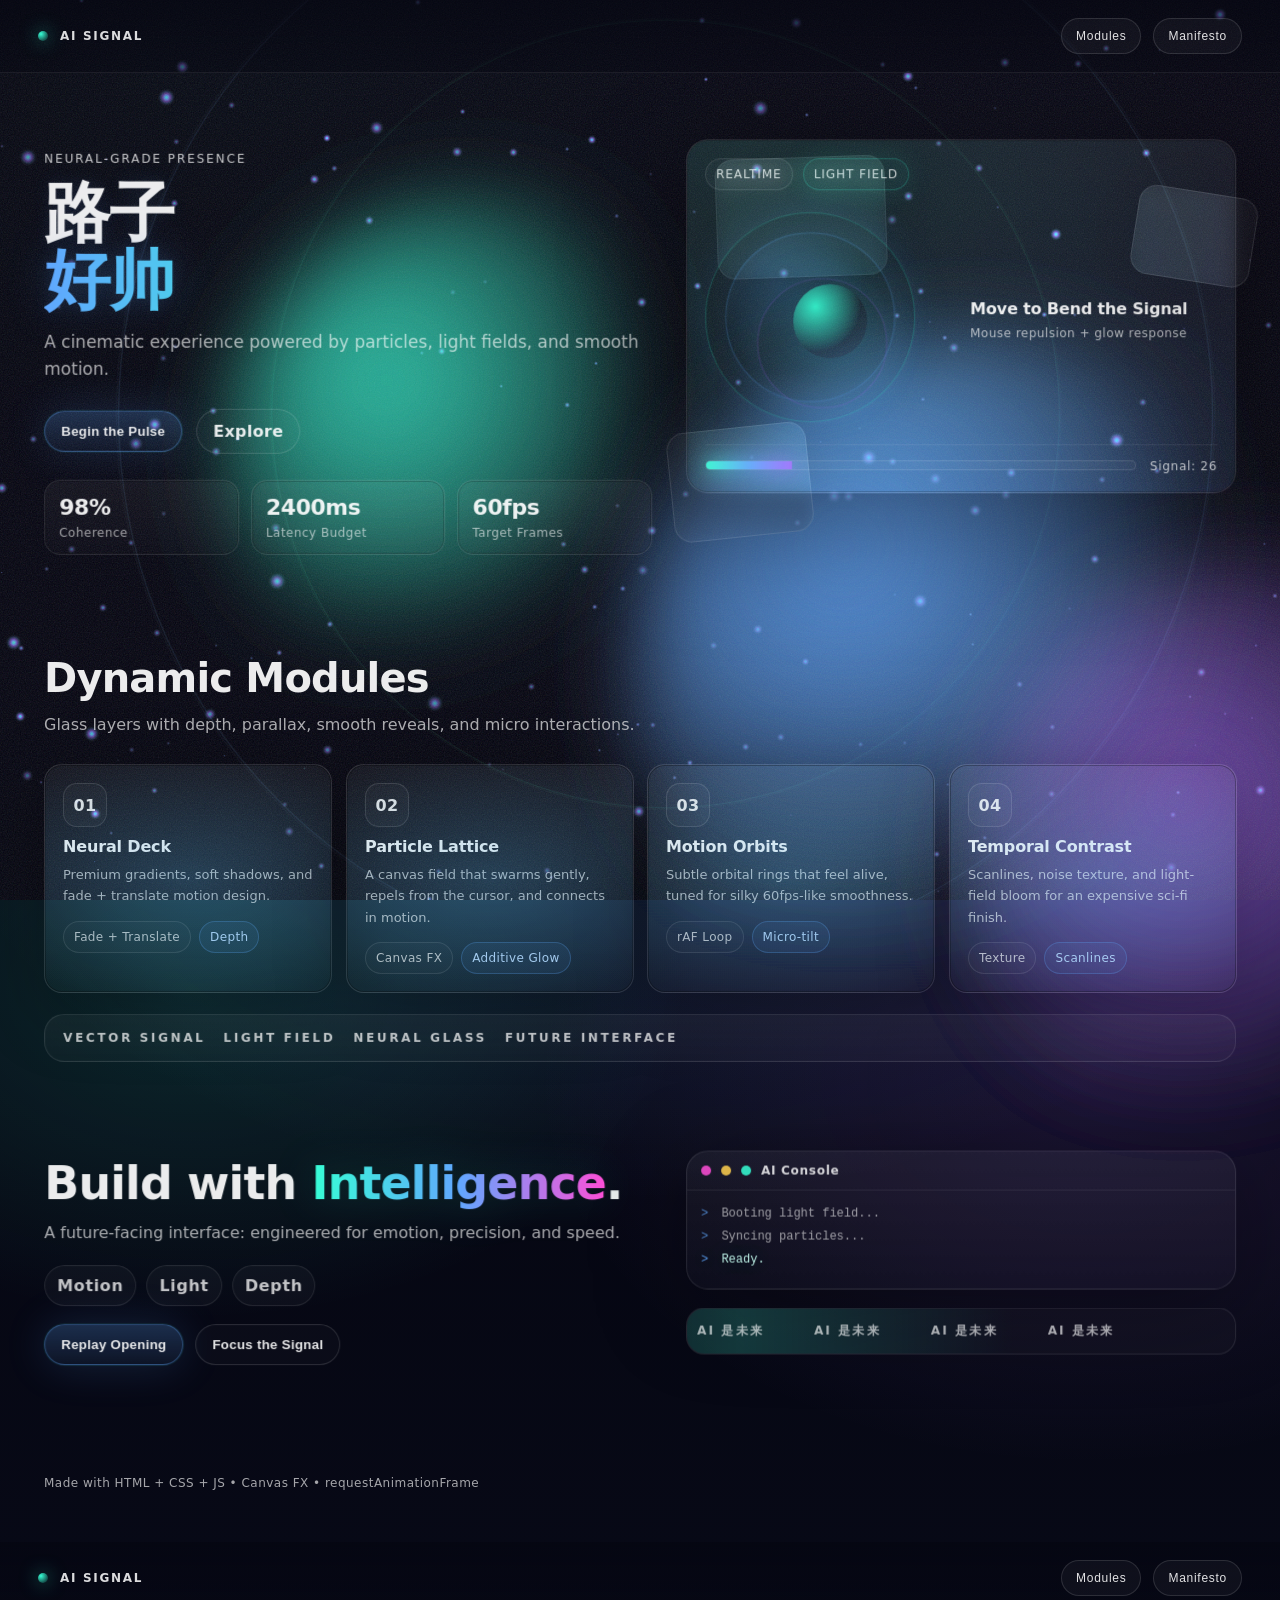
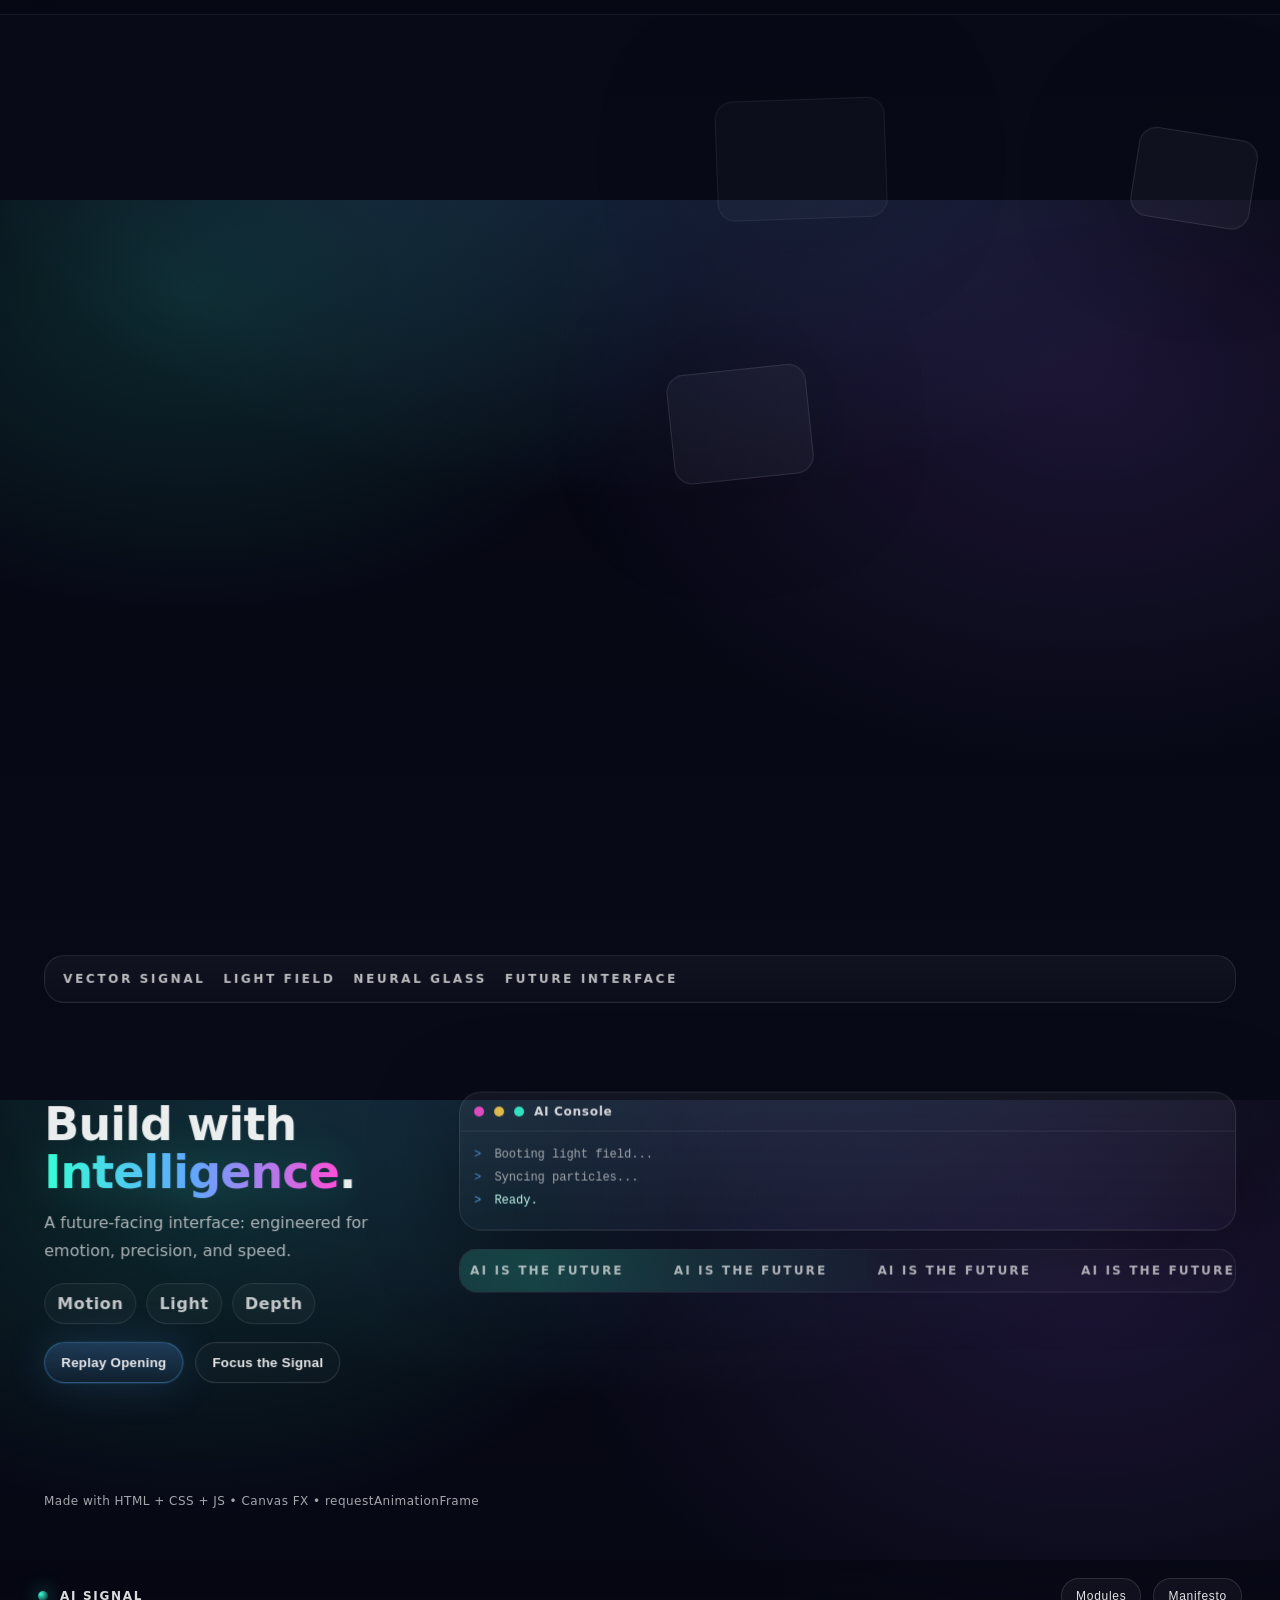
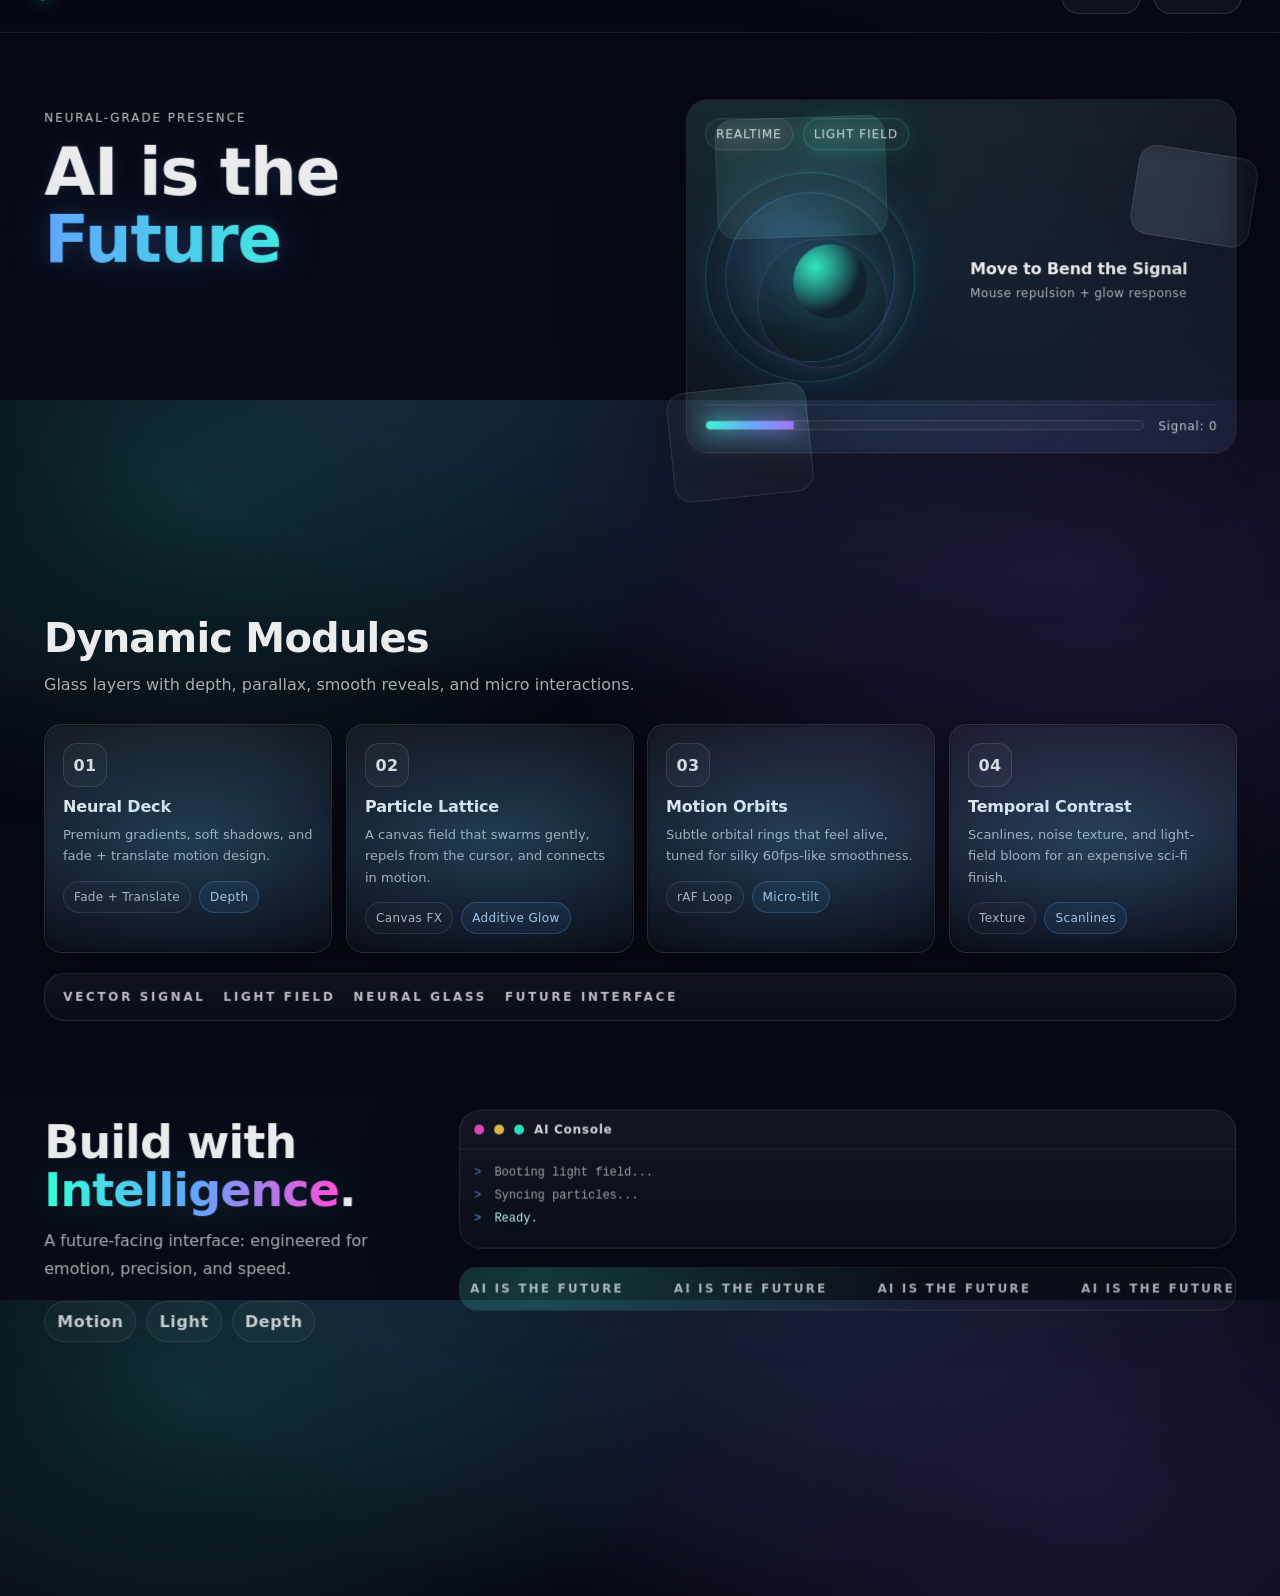
<file: index.html>
<!doctype html>
<html lang="zh-CN">
  <head>
    <meta charset="utf-8" />
    <meta name="viewport" content="width=device-width, initial-scale=1" />
    <meta name="theme-color" content="#050611" />
    <title>路子好帅</title>
    <link rel="stylesheet" href="./style.css" />
  </head>
  <body>
    <div class="fx-root" aria-hidden="true">
      <canvas id="fx-canvas"></canvas>
      <div class="bg-orb orb--a"></div>
      <div class="bg-orb orb--b"></div>
      <div class="bg-orb orb--c"></div>
      <div class="bg-noise"></div>
      <div class="scanlines"></div>
    </div>

    <div class="app">
      <header class="top-nav" data-reveal="up">
        <div class="brand">
          <span class="brand-dot"></span>
          <span class="brand-name">AI SIGNAL</span>
        </div>
        <div class="nav-actions">
          <button class="nav-link" type="button" data-scroll-to="#showcase">Modules</button>
          <button class="nav-link" type="button" data-scroll-to="#closing">Manifesto</button>
        </div>
      </header>

      <main>
        <section class="hero" id="top">
          <div class="hero-grid">
            <div class="parallax parallax--left" data-parallax="0.18">
              <div class="hero-left">
                <p class="eyebrow" data-reveal="up" data-delay="60">Neural-grade presence</p>
                <h1 class="hero-title" data-reveal="up" data-delay="120">
                  <span class="title-line">路子</span>
                  <span class="title-line title-gradient">好帅</span>
                </h1>
                <p class="hero-subtitle" data-reveal="up" data-delay="190">
                  A cinematic experience powered by particles, light fields, and smooth motion.
                </p>

                <div class="hero-cta" data-reveal="up" data-delay="250">
                  <button class="btn btn-primary" type="button" id="btnPulse">Begin the Pulse</button>
                  <a class="btn btn-ghost" href="#showcase">Explore</a>
                </div>

                <div class="hero-metrics" id="metrics" data-reveal="up" data-delay="320">
                  <div class="metric" data-metric data-from="0" data-count="98" data-suffix="%">
                    <div class="metric-value">0</div>
                    <div class="metric-label">Coherence</div>
                  </div>
                  <div class="metric" data-metric data-from="0" data-count="2400" data-suffix="ms">
                    <div class="metric-value">0</div>
                    <div class="metric-label">Latency Budget</div>
                  </div>
                  <div class="metric" data-metric data-from="0" data-count="60" data-suffix="fps">
                    <div class="metric-value">0</div>
                    <div class="metric-label">Target Frames</div>
                  </div>
                </div>
              </div>
            </div>

            <div class="parallax parallax--right" data-parallax="0.10">
              <div class="hero-right">
                <div class="hero-panel" data-reveal="right" data-delay="140">
                  <div class="panel-top">
                    <span class="chip">Realtime</span>
                    <span class="chip chip--alt">Light Field</span>
                  </div>

                  <div class="panel-visual">
                    <div class="orbital" aria-hidden="true">
                      <div class="ring ring--1"></div>
                      <div class="ring ring--2"></div>
                      <div class="ring ring--3"></div>
                      <div class="core-glow"></div>
                    </div>

                    <div class="panel-caption">
                      <div class="caption-title">Move to Bend the Signal</div>
                      <div class="caption-sub">Mouse repulsion + glow response</div>
                    </div>
                  </div>

                  <div class="panel-bottom">
                    <div class="meter">
                      <div class="meter-bar" id="meterBar"></div>
                    </div>
                    <div class="meter-meta">
                      <span class="meter-text" id="meterText">Signal: 0</span>
                    </div>
                  </div>
                </div>

                <div class="hero-float" aria-hidden="true">
                  <div class="float-card float-card--a"></div>
                  <div class="float-card float-card--b"></div>
                  <div class="float-card float-card--c"></div>
                </div>
              </div>
            </div>
          </div>
        </section>

        <section class="showcase" id="showcase">
          <div class="section-head" data-reveal="up" data-delay="60">
            <h2 class="section-title">Dynamic Modules</h2>
            <p class="section-desc">
              Glass layers with depth, parallax, smooth reveals, and micro interactions.
            </p>
          </div>

          <div class="card-grid" role="list">
            <article class="glass-card" data-card role="listitem" data-reveal="up" data-delay="110">
              <div class="card-glow"></div>
              <div class="card-icon">01</div>
              <h3>Neural Deck</h3>
              <p>Premium gradients, soft shadows, and fade + translate motion design.</p>
              <div class="card-footer">
                <span class="tag">Fade + Translate</span>
                <span class="tag tag--blue">Depth</span>
              </div>
            </article>

            <article class="glass-card" data-card role="listitem" data-reveal="up" data-delay="170">
              <div class="card-glow"></div>
              <div class="card-icon">02</div>
              <h3>Particle Lattice</h3>
              <p>
                A canvas field that swarms gently, repels from the cursor, and connects in motion.
              </p>
              <div class="card-footer">
                <span class="tag">Canvas FX</span>
                <span class="tag tag--blue">Additive Glow</span>
              </div>
            </article>

            <article class="glass-card" data-card role="listitem" data-reveal="up" data-delay="230">
              <div class="card-glow"></div>
              <div class="card-icon">03</div>
              <h3>Motion Orbits</h3>
              <p>Subtle orbital rings that feel alive, tuned for silky 60fps-like smoothness.</p>
              <div class="card-footer">
                <span class="tag">rAF Loop</span>
                <span class="tag tag--blue">Micro-tilt</span>
              </div>
            </article>

            <article class="glass-card" data-card role="listitem" data-reveal="up" data-delay="290">
              <div class="card-glow"></div>
              <div class="card-icon">04</div>
              <h3>Temporal Contrast</h3>
              <p>Scanlines, noise texture, and light-field bloom for an expensive sci-fi finish.</p>
              <div class="card-footer">
                <span class="tag">Texture</span>
                <span class="tag tag--blue">Scanlines</span>
              </div>
            </article>
          </div>

          <div class="floating-strip parallax" data-parallax="0.12" aria-hidden="true">
            <div class="strip-item">VECTOR SIGNAL</div>
            <div class="strip-item">LIGHT FIELD</div>
            <div class="strip-item">NEURAL GLASS</div>
            <div class="strip-item">FUTURE INTERFACE</div>
          </div>
        </section>

        <section class="closing" id="closing">
          <div class="closing-wrap">
            <div class="closing-copy parallax" data-parallax="0.16">
              <div class="closing-copy-inner">
                <h2 class="closing-title" data-reveal="up" data-delay="70">
                  Build with <span class="closing-gradient">Intelligence</span>.
                </h2>
                <p class="closing-desc" data-reveal="up" data-delay="140">
                  A future-facing interface: engineered for emotion, precision, and speed.
                </p>
                <div class="closing-badges" data-reveal="up" data-delay="210">
                  <span class="badge">Motion</span>
                  <span class="badge">Light</span>
                  <span class="badge">Depth</span>
                </div>
                <div class="closing-actions" data-reveal="up" data-delay="280">
                  <button class="btn btn-primary" type="button" id="btnRewind">
                    Replay Opening
                  </button>
                  <button class="btn btn-ghost" type="button" id="btnFocus">Focus the Signal</button>
                </div>
              </div>
            </div>

            <div class="closing-terminal parallax" data-parallax="0.08">
              <div class="terminal" data-reveal="right" data-delay="100">
                <div class="terminal-head">
                  <span class="dot dot--r"></span>
                  <span class="dot dot--y"></span>
                  <span class="dot dot--g"></span>
                  <span class="terminal-title">AI Console</span>
                </div>
                <div class="terminal-body" id="terminalBody">
                  <div class="line"><span class="prompt">&gt;</span> Booting light field...</div>
                  <div class="line"><span class="prompt">&gt;</span> Syncing particles...</div>
                  <div class="line line--glow"><span class="prompt">&gt;</span> Ready.</div>
                </div>
              </div>

              <div class="ticker" aria-hidden="true">
                  <div class="ticker-track" id="tickerTrack">
                    <span>AI 是未来</span>
                    <span>AI 是未来</span>
                    <span>AI 是未来</span>
                    <span>AI 是未来</span>
                  </div>
              </div>
            </div>
          </div>
        </section>
      </main>

      <footer class="footer" data-reveal="up" data-delay="60">
        <span>Made with HTML + CSS + JS • Canvas FX • requestAnimationFrame</span>
      </footer>
    </div>

    <script src="./script.js" defer></script>
  </body>
</html>

<!doctype html>
<html lang="zh-CN">
  <head>
    <meta charset="utf-8" />
    <meta name="viewport" content="width=device-width, initial-scale=1" />
    <meta name="theme-color" content="#050611" />
    <title>AI is the Future</title>
    <link rel="stylesheet" href="./style.css" />
  </head>
  <body>
    <!-- Visual layer (canvas + glow) -->
    <div class="fx-root" aria-hidden="true">
      <canvas id="fx-canvas"></canvas>
      <div class="bg-orb orb--a"></div>
      <div class="bg-orb orb--b"></div>
      <div class="bg-orb orb--c"></div>
      <div class="bg-noise"></div>
      <div class="scanlines"></div>
    </div>

    <div class="app">
      <header class="top-nav" data-reveal="up">
        <div class="brand">
          <span class="brand-dot"></span>
          <span class="brand-name">AI SIGNAL</span>
        </div>
        <div class="nav-actions">
          <button class="nav-link" type="button" data-scroll-to="#showcase">Modules</button>
          <button class="nav-link" type="button" data-scroll-to="#closing">Manifesto</button>
        </div>
      </header>

      <main>
        <!-- 1) Hero -->
        <section class="hero" id="top">
          <div class="hero-grid">
            <div class="parallax parallax--left" data-parallax="0.18">
              <div class="hero-left">
                <p class="eyebrow" data-reveal="up" data-delay="60">Neural-grade presence</p>
                <h1 class="hero-title" data-reveal="up" data-delay="120">
                  <span class="title-line">AI is the</span>
                  <span class="title-line title-gradient">Future</span>
                </h1>
                <p class="hero-subtitle" data-reveal="up" data-delay="190">
                  A cinematic experience powered by particles, light fields, and smooth motion.
                </p>

                <div class="hero-cta" data-reveal="up" data-delay="250">
                  <button class="btn btn-primary" type="button" id="btnPulse">Begin the Pulse</button>
                  <a class="btn btn-ghost" href="#showcase">Explore</a>
                </div>

                <div class="hero-metrics" id="metrics" data-reveal="up" data-delay="320">
                  <div class="metric" data-metric data-from="0" data-count="98" data-suffix="%">
                    <div class="metric-value">0</div>
                    <div class="metric-label">Coherence</div>
                  </div>
                  <div class="metric" data-metric data-from="0" data-count="2400" data-suffix="ms">
                    <div class="metric-value">0</div>
                    <div class="metric-label">Latency Budget</div>
                  </div>
                  <div class="metric" data-metric data-from="0" data-count="60" data-suffix="fps">
                    <div class="metric-value">0</div>
                    <div class="metric-label">Target Frames</div>
                  </div>
                </div>
              </div>
            </div>

            <div class="parallax parallax--right" data-parallax="0.10">
              <div class="hero-right">
                <div class="hero-panel" data-reveal="right" data-delay="140">
                  <div class="panel-top">
                    <span class="chip">Realtime</span>
                    <span class="chip chip--alt">Light Field</span>
                  </div>

                  <div class="panel-visual">
                    <div class="orbital" aria-hidden="true">
                      <div class="ring ring--1"></div>
                      <div class="ring ring--2"></div>
                      <div class="ring ring--3"></div>
                      <div class="core-glow"></div>
                    </div>

                    <div class="panel-caption">
                      <div class="caption-title">Move to Bend the Signal</div>
                      <div class="caption-sub">Mouse repulsion + glow response</div>
                    </div>
                  </div>

                  <div class="panel-bottom">
                    <div class="meter">
                      <div class="meter-bar" id="meterBar"></div>
                    </div>
                    <div class="meter-meta">
                      <span class="meter-text" id="meterText">Signal: 0</span>
                    </div>
                  </div>
                </div>

                <div class="hero-float" aria-hidden="true">
                  <div class="float-card float-card--a"></div>
                  <div class="float-card float-card--b"></div>
                  <div class="float-card float-card--c"></div>
                </div>
              </div>
            </div>
          </div>
        </section>

        <!-- 2) Showcase -->
        <section class="showcase" id="showcase">
          <div class="section-head" data-reveal="up" data-delay="60">
            <h2 class="section-title">Dynamic Modules</h2>
            <p class="section-desc">
              Glass layers with depth, parallax, smooth reveals, and micro interactions.
            </p>
          </div>

          <div class="card-grid" role="list">
            <article class="glass-card" data-card role="listitem" data-reveal="up" data-delay="110">
              <div class="card-glow"></div>
              <div class="card-icon">01</div>
              <h3>Neural Deck</h3>
              <p>Premium gradients, soft shadows, and fade + translate motion design.</p>
              <div class="card-footer">
                <span class="tag">Fade + Translate</span>
                <span class="tag tag--blue">Depth</span>
              </div>
            </article>

            <article class="glass-card" data-card role="listitem" data-reveal="up" data-delay="170">
              <div class="card-glow"></div>
              <div class="card-icon">02</div>
              <h3>Particle Lattice</h3>
              <p>
                A canvas field that swarms gently, repels from the cursor, and connects in motion.
              </p>
              <div class="card-footer">
                <span class="tag">Canvas FX</span>
                <span class="tag tag--blue">Additive Glow</span>
              </div>
            </article>

            <article class="glass-card" data-card role="listitem" data-reveal="up" data-delay="230">
              <div class="card-glow"></div>
              <div class="card-icon">03</div>
              <h3>Motion Orbits</h3>
              <p>Subtle orbital rings that feel alive, tuned for silky 60fps-like smoothness.</p>
              <div class="card-footer">
                <span class="tag">rAF Loop</span>
                <span class="tag tag--blue">Micro-tilt</span>
              </div>
            </article>

            <article class="glass-card" data-card role="listitem" data-reveal="up" data-delay="290">
              <div class="card-glow"></div>
              <div class="card-icon">04</div>
              <h3>Temporal Contrast</h3>
              <p>Scanlines, noise texture, and light-field bloom for an expensive sci-fi finish.</p>
              <div class="card-footer">
                <span class="tag">Texture</span>
                <span class="tag tag--blue">Scanlines</span>
              </div>
            </article>
          </div>

          <div class="floating-strip parallax" data-parallax="0.12" aria-hidden="true">
            <div class="strip-item">VECTOR SIGNAL</div>
            <div class="strip-item">LIGHT FIELD</div>
            <div class="strip-item">NEURAL GLASS</div>
            <div class="strip-item">FUTURE INTERFACE</div>
          </div>
        </section>

        <!-- 3) Closing -->
        <section class="closing" id="closing">
          <div class="closing-wrap">
            <div class="closing-copy parallax" data-parallax="0.16">
              <div class="closing-copy-inner">
                <h2 class="closing-title" data-reveal="up" data-delay="70">
                  Build with <span class="closing-gradient">Intelligence</span>.
                </h2>
                <p class="closing-desc" data-reveal="up" data-delay="140">
                  A future-facing interface: engineered for emotion, precision, and speed.
                </p>
                <div class="closing-badges" data-reveal="up" data-delay="210">
                  <span class="badge">Motion</span>
                  <span class="badge">Light</span>
                  <span class="badge">Depth</span>
                </div>
                <div class="closing-actions" data-reveal="up" data-delay="280">
                  <button class="btn btn-primary" type="button" id="btnRewind">
                    Replay Opening
                  </button>
                  <button class="btn btn-ghost" type="button" id="btnFocus">Focus the Signal</button>
                </div>
              </div>
            </div>

            <div class="closing-terminal parallax" data-parallax="0.08">
              <div class="terminal" data-reveal="right" data-delay="100">
                <div class="terminal-head">
                  <span class="dot dot--r"></span>
                  <span class="dot dot--y"></span>
                  <span class="dot dot--g"></span>
                  <span class="terminal-title">AI Console</span>
                </div>
                <div class="terminal-body" id="terminalBody">
                  <div class="line"><span class="prompt">&gt;</span> Booting light field...</div>
                  <div class="line"><span class="prompt">&gt;</span> Syncing particles...</div>
                  <div class="line line--glow"><span class="prompt">&gt;</span> Ready.</div>
                </div>
              </div>

              <div class="ticker" aria-hidden="true">
                <div class="ticker-track" id="tickerTrack">
                  <span>AI IS THE FUTURE</span>
                  <span>AI IS THE FUTURE</span>
                  <span>AI IS THE FUTURE</span>
                  <span>AI IS THE FUTURE</span>
                </div>
              </div>
            </div>
          </div>
        </section>
      </main>

      <footer class="footer" data-reveal="up" data-delay="60">
        <span>Made with HTML + CSS + JS • Canvas FX • requestAnimationFrame</span>
      </footer>
    </div>

    <script src="./script.js" defer></script>
  </body>
</html>

<!doctype html>
<html lang="zh-CN">
  <head>
    <meta charset="utf-8" />
    <meta name="viewport" content="width=device-width, initial-scale=1" />
    <meta name="theme-color" content="#050611" />
    <title>AI is the Future</title>
    <link rel="stylesheet" href="./style.css" />
  </head>
  <body>
    <!-- Visual layer (canvas + glow) -->
    <div class="fx-root" aria-hidden="true">
      <canvas id="fx-canvas"></canvas>
      <div class="bg-orb orb--a"></div>
      <div class="bg-orb orb--b"></div>
      <div class="bg-orb orb--c"></div>
      <div class="bg-noise"></div>
      <div class="scanlines"></div>
    </div>

    <div class="app">
      <header class="top-nav" data-reveal="up">
        <div class="brand">
          <span class="brand-dot"></span>
          <span class="brand-name">AI SIGNAL</span>
        </div>
        <div class="nav-actions">
          <button class="nav-link" type="button" data-scroll-to="#showcase">Modules</button>
          <button class="nav-link" type="button" data-scroll-to="#closing">Manifesto</button>
        </div>
      </header>

      <main>
        <!-- 1) Hero -->
        <section class="hero" id="top">
          <div class="hero-grid">
            <div class="parallax parallax--left" data-parallax="0.18">
              <div class="hero-left">
                <p class="eyebrow" data-reveal="up" data-delay="60">Neural-grade presence</p>
                <h1 class="hero-title" data-reveal="up" data-delay="120">
                  <span class="title-line">AI is the</span>
                  <span class="title-line title-gradient">Future</span>
                </h1>
                <p class="hero-subtitle" data-reveal="up" data-delay="190">
                  A cinematic experience powered by particles, light fields, and smooth motion.
                </p>

                <div class="hero-cta" data-reveal="up" data-delay="250">
                  <button class="btn btn-primary" type="button" id="btnPulse">Begin the Pulse</button>
                  <a class="btn btn-ghost" href="#showcase">Explore</a>
                </div>

                <div class="hero-metrics" id="metrics" data-reveal="up" data-delay="320">
                  <div class="metric" data-metric data-from="0" data-count="98" data-suffix="%">
                    <div class="metric-value">0</div>
                    <div class="metric-label">Coherence</div>
                  </div>
                  <div class="metric" data-metric data-from="0" data-count="2400" data-suffix="ms">
                    <div class="metric-value">0</div>
                    <div class="metric-label">Latency Budget</div>
                  </div>
                  <div class="metric" data-metric data-from="0" data-count="60" data-suffix="fps">
                    <div class="metric-value">0</div>
                    <div class="metric-label">Target Frames</div>
                  </div>
                </div>
              </div>
            </div>

            <div class="parallax parallax--right" data-parallax="0.10">
              <div class="hero-right">
                <div class="hero-panel" data-reveal="right" data-delay="140">
                  <div class="panel-top">
                    <span class="chip">Realtime</span>
                    <span class="chip chip--alt">Light Field</span>
                  </div>

                  <div class="panel-visual">
                    <div class="orbital" aria-hidden="true">
                      <div class="ring ring--1"></div>
                      <div class="ring ring--2"></div>
                      <div class="ring ring--3"></div>
                      <div class="core-glow"></div>
                    </div>

                    <div class="panel-caption">
                      <div class="caption-title">Move to Bend the Signal</div>
                      <div class="caption-sub">Mouse repulsion + glow response</div>
                    </div>
                  </div>

                  <div class="panel-bottom">
                    <div class="meter">
                      <div class="meter-bar" id="meterBar"></div>
                    </div>
                    <div class="meter-meta">
                      <span class="meter-text" id="meterText">Signal: 0</span>
                    </div>
                  </div>
                </div>

                <div class="hero-float" aria-hidden="true">
                  <div class="float-card float-card--a"></div>
                  <div class="float-card float-card--b"></div>
                  <div class="float-card float-card--c"></div>
                </div>
              </div>
            </div>
          </div>
        </section>

        <!-- 2) Showcase -->
        <section class="showcase" id="showcase">
          <div class="section-head" data-reveal="up" data-delay="60">
            <h2 class="section-title">Dynamic Modules</h2>
            <p class="section-desc">
              Glass layers with depth, parallax, smooth reveals, and micro interactions.
            </p>
          </div>

          <div class="card-grid" role="list">
            <article class="glass-card" data-card role="listitem" data-reveal="up" data-delay="110">
              <div class="card-glow"></div>
              <div class="card-icon">01</div>
              <h3>Neural Deck</h3>
              <p>Premium gradients, soft shadows, and fade + translate motion design.</p>
              <div class="card-footer">
                <span class="tag">Fade + Translate</span>
                <span class="tag tag--blue">Depth</span>
              </div>
            </article>

            <article class="glass-card" data-card role="listitem" data-reveal="up" data-delay="170">
              <div class="card-glow"></div>
              <div class="card-icon">02</div>
              <h3>Particle Lattice</h3>
              <p>
                A canvas field that swarms gently, repels from the cursor, and connects in motion.
              </p>
              <div class="card-footer">
                <span class="tag">Canvas FX</span>
                <span class="tag tag--blue">Additive Glow</span>
              </div>
            </article>

            <article class="glass-card" data-card role="listitem" data-reveal="up" data-delay="230">
              <div class="card-glow"></div>
              <div class="card-icon">03</div>
              <h3>Motion Orbits</h3>
              <p>Subtle orbital rings that feel alive, tuned for silky 60fps-like smoothness.</p>
              <div class="card-footer">
                <span class="tag">rAF Loop</span>
                <span class="tag tag--blue">Micro-tilt</span>
              </div>
            </article>

            <article class="glass-card" data-card role="listitem" data-reveal="up" data-delay="290">
              <div class="card-glow"></div>
              <div class="card-icon">04</div>
              <h3>Temporal Contrast</h3>
              <p>Scanlines, noise texture, and light-field bloom for an expensive sci-fi finish.</p>
              <div class="card-footer">
                <span class="tag">Texture</span>
                <span class="tag tag--blue">Scanlines</span>
              </div>
            </article>
          </div>

          <div class="floating-strip parallax" data-parallax="0.12" aria-hidden="true">
            <div class="strip-item">VECTOR SIGNAL</div>
            <div class="strip-item">LIGHT FIELD</div>
            <div class="strip-item">NEURAL GLASS</div>
            <div class="strip-item">FUTURE INTERFACE</div>
          </div>
        </section>

        <!-- 3) Closing -->
        <section class="closing" id="closing">
          <div class="closing-wrap">
            <div class="closing-copy parallax" data-parallax="0.16">
              <div class="closing-copy-inner">
                <h2 class="closing-title" data-reveal="up" data-delay="70">
                  Build with <span class="closing-gradient">Intelligence</span>.
                </h2>
                <p class="closing-desc" data-reveal="up" data-delay="140">
                  A future-facing interface: engineered for emotion, precision, and speed.
                </p>
                <div class="closing-badges" data-reveal="up" data-delay="210">
                  <span class="badge">Motion</span>
                  <span class="badge">Light</span>
                  <span class="badge">Depth</span>
                </div>
                <div class="closing-actions" data-reveal="up" data-delay="280">
                  <button class="btn btn-primary" type="button" id="btnRewind">Replay Opening</button>
                  <button class="btn btn-ghost" type="button" id="btnFocus">Focus the Signal</button>
                </div>
              </div>
            </div>

            <div class="closing-terminal parallax" data-parallax="0.08">
              <div class="terminal" data-reveal="right" data-delay="100">
                <div class="terminal-head">
                  <span class="dot dot--r"></span>
                  <span class="dot dot--y"></span>
                  <span class="dot dot--g"></span>
                  <span class="terminal-title">AI Console</span>
                </div>
                <div class="terminal-body" id="terminalBody">
                  <div class="line"><span class="prompt">&gt;</span> Booting light field...</div>
                  <div class="line"><span class="prompt">&gt;</span> Syncing particles...</div>
                  <div class="line line--glow"><span class="prompt">&gt;</span> Ready.</div>
                </div>
              </div>

              <div class="ticker" aria-hidden="true">
                <div class="ticker-track" id="tickerTrack">
                  <span>AI IS THE FUTURE</span>
                  <span>AI IS THE FUTURE</span>
                  <span>AI IS THE FUTURE</span>
                  <span>AI IS THE FUTURE</span>
                </div>
              </div>
            </div>
          </div>
        </section>
      </main>

      <footer class="footer" data-reveal="up" data-delay="60">
        <span>Made with HTML + CSS + JS • Canvas FX • requestAnimationFrame</span>
      </footer>
    </div>

    <script src="./script.js" defer></script>
  </body>
</html>
</file>
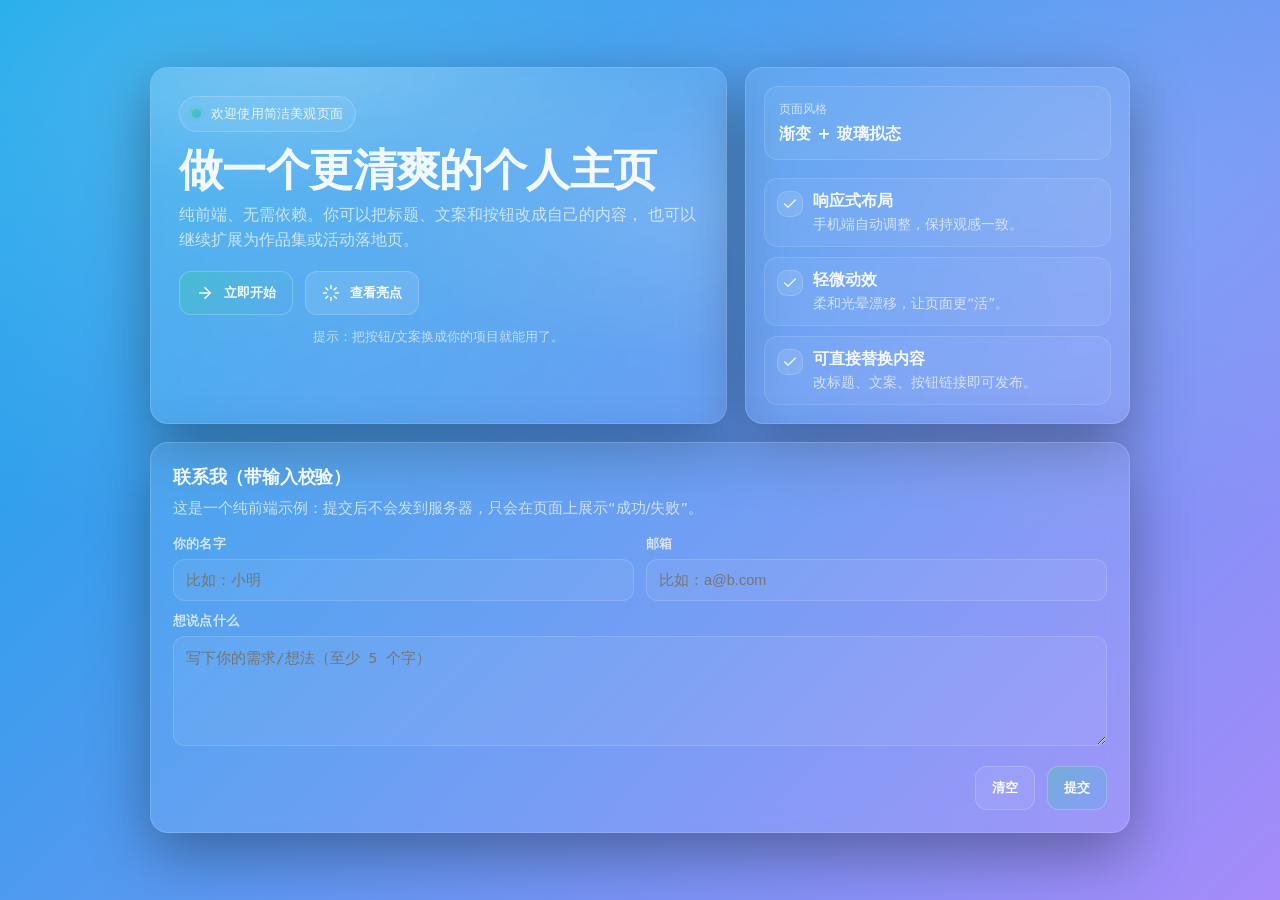
<file: nihao.html>
<!doctype html>
<html lang="zh-CN">
  <head>
    <meta charset="utf-8" />
    <meta name="viewport" content="width=device-width, initial-scale=1" />
    <title>Beautiful Simple Page</title>
    <style>
      :root{
        --bg1:#0ea5e9;
        --bg2:#a78bfa;
        --card: rgba(255,255,255,.08);
        --stroke: rgba(255,255,255,.16);
        --text: rgba(255,255,255,.92);
        --muted: rgba(255,255,255,.68);
        --shadow: 0 20px 60px rgba(0,0,0,.35);
        --radius: 18px;
      }
      *{ box-sizing: border-box; }
      body{
        margin:0;
        min-height:100vh;
        font-family: ui-sans-serif, system-ui, -apple-system, Segoe UI, Roboto, Helvetica, Arial, "Apple Color Emoji","Segoe UI Emoji";
        color: var(--text);
        background:
          radial-gradient(1200px 800px at 15% 10%, rgba(255,255,255,.18), transparent 55%),
          radial-gradient(900px 600px at 85% 20%, rgba(255,255,255,.12), transparent 60%),
          linear-gradient(135deg, var(--bg1), var(--bg2));
        display:flex;
        align-items:center;
        justify-content:center;
        padding: 24px;
        overflow-x:hidden;
      }
      .wrap{
        width: min(980px, 100%);
        display:grid;
        grid-template-columns: 1.2fr .8fr;
        gap: 18px;
      }
      @media (max-width: 860px){
        .wrap{ grid-template-columns: 1fr; }
      }
      .full{
        grid-column: 1 / -1;
      }
      @media (max-width: 860px){
        .full{ grid-column: auto; }
      }
      .card{
        background: var(--card);
        border: 1px solid var(--stroke);
        border-radius: var(--radius);
        box-shadow: var(--shadow);
        backdrop-filter: blur(10px);
        -webkit-backdrop-filter: blur(10px);
      }
      .hero{
        padding: 28px 28px 22px;
        position: relative;
        overflow:hidden;
      }
      .hero::after{
        content:"";
        position:absolute;
        inset:-2px;
        background:
          radial-gradient(600px 220px at 30% 0%, rgba(255,255,255,.22), transparent 60%),
          radial-gradient(520px 260px at 90% 40%, rgba(255,255,255,.12), transparent 60%);
        pointer-events:none;
        opacity:.9;
        transform: translateZ(0);
        animation: floatGlow 6s ease-in-out infinite;
      }
      @keyframes floatGlow{
        0%,100%{ transform: translateY(0); opacity:.85; }
        50%{ transform: translateY(10px); opacity:1; }
      }
      .hero > *{ position: relative; z-index: 1; }
      .badge{
        display:inline-flex;
        align-items:center;
        gap:10px;
        padding: 8px 12px;
        border: 1px solid rgba(255,255,255,.18);
        background: rgba(255,255,255,.07);
        border-radius: 999px;
        color: rgba(255,255,255,.86);
        font-size: 13px;
        letter-spacing: .2px;
        margin-bottom: 14px;
      }
      .dot{
        width:9px; height:9px; border-radius:50%;
        background: linear-gradient(135deg, #34d399, #60a5fa);
        box-shadow: 0 0 0 4px rgba(52,211,153,.18);
      }
      h1{
        margin: 0 0 10px;
        font-size: clamp(26px, 3.6vw, 44px);
        line-height: 1.08;
        letter-spacing: -0.6px;
      }
      .sub{
        margin: 0 0 18px;
        color: var(--muted);
        font-size: 15.5px;
        line-height: 1.6;
        max-width: 56ch;
      }
      .actions{
        display:flex;
        flex-wrap:wrap;
        gap: 12px;
        align-items:center;
        margin-top: 8px;
      }
      .btn{
        appearance:none;
        border: 0;
        cursor:pointer;
        padding: 12px 16px;
        border-radius: 12px;
        font-weight: 700;
        color: rgba(255,255,255,.95);
        background: rgba(255,255,255,.10);
        border: 1px solid rgba(255,255,255,.18);
        transition: transform .12s ease, background .12s ease, border-color .12s ease;
        display:inline-flex;
        align-items:center;
        gap:10px;
      }
      .btn:hover{
        transform: translateY(-1px);
        background: rgba(255,255,255,.14);
        border-color: rgba(255,255,255,.28);
      }
      .btn-primary{
        background: linear-gradient(135deg, rgba(52,211,153,.35), rgba(96,165,250,.35));
        border-color: rgba(255,255,255,.22);
      }
      .icon{
        width: 18px; height: 18px; display:inline-block;
      }
      .side{
        padding: 18px;
        display:flex;
        flex-direction:column;
        gap: 12px;
      }
      .mini{
        padding: 14px 14px;
        border-radius: 14px;
        background: rgba(255,255,255,.06);
        border: 1px solid rgba(255,255,255,.12);
      }
      .mini .k{
        font-size: 12px;
        color: var(--muted);
        margin-bottom: 6px;
      }
      .mini .v{
        font-size: 16px;
        font-weight: 800;
        letter-spacing: .2px;
      }
      .list{
        margin-top: 6px;
        display:flex;
        flex-direction:column;
        gap: 10px;
      }
      .item{
        display:flex;
        gap: 10px;
        align-items:flex-start;
        padding: 12px 12px;
        border-radius: 14px;
        background: rgba(255,255,255,.05);
        border: 1px solid rgba(255,255,255,.12);
        transition: transform .12s ease, border-color .12s ease, background .12s ease;
      }
      .item:hover{
        transform: translateY(-1px);
        background: rgba(255,255,255,.075);
        border-color: rgba(255,255,255,.20);
      }
      .check{
        width: 26px; height: 26px;
        border-radius: 10px;
        background: rgba(255,255,255,.10);
        border: 1px solid rgba(255,255,255,.16);
        display:grid;
        place-items:center;
        flex: 0 0 auto;
      }
      .check svg{ opacity:.95; }
      .item .t{
        font-weight: 800;
        margin-bottom: 2px;
      }
      .item .d{
        color: var(--muted);
        font-size: 13.5px;
        line-height: 1.5;
      }
      footer{
        color: rgba(255,255,255,.62);
        font-size: 12.5px;
        text-align:center;
        margin-top: 14px;
      }

      .status{
        margin-top: 12px;
        color: rgba(255,255,255,.92);
        font-size: 14px;
        font-weight: 800;
        min-height: 20px;
        text-align: center;
      }

      /* Contact */
      .contact{
        padding: 22px;
      }
      .contact h2{
        margin: 0 0 8px;
        font-size: 18px;
        letter-spacing: -0.2px;
      }
      .contact .lead{
        margin: 0 0 16px;
        color: var(--muted);
        font-size: 14.5px;
        line-height: 1.6;
      }
      .form{
        display:grid;
        gap: 12px;
        grid-template-columns: 1fr 1fr;
      }
      .form .fullRow{ grid-column: 1 / -1; }
      label{
        display:block;
        font-size: 12.5px;
        color: rgba(255,255,255,.74);
        margin: 0 0 6px;
        font-weight: 700;
        letter-spacing: .2px;
      }
      input, textarea{
        width:100%;
        padding: 12px 12px;
        border-radius: 12px;
        background: rgba(255,255,255,.06);
        border: 1px solid rgba(255,255,255,.14);
        color: rgba(255,255,255,.95);
        outline: none;
        transition: border-color .12s ease, background .12s ease;
        font-size: 14.5px;
      }
      textarea{
        min-height: 110px;
        resize: vertical;
      }
      input:focus, textarea:focus{
        border-color: rgba(96,165,250,.55);
        background: rgba(255,255,255,.08);
      }
      .formActions{
        display:flex;
        gap: 12px;
        align-items:center;
        justify-content:flex-end;
        grid-column: 1 / -1;
        margin-top: 4px;
      }
      .btn-ghost{
        background: rgba(255,255,255,.07);
        border: 1px solid rgba(255,255,255,.18);
      }
      .msg{
        grid-column: 1 / -1;
        font-size: 13.5px;
        line-height: 1.5;
        color: rgba(255,255,255,.86);
        padding: 10px 12px;
        border-radius: 12px;
        border: 1px solid rgba(255,255,255,.14);
        background: rgba(255,255,255,.05);
      }
      .msg.error{
        border-color: rgba(248,113,113,.35);
        background: rgba(248,113,113,.10);
      }
      .msg.success{
        border-color: rgba(52,211,153,.35);
        background: rgba(52,211,153,.10);
      }

      /* Modal */
      .modal-overlay{
        position: fixed;
        inset: 0;
        background: rgba(0,0,0,.5);
        display: flex;
        align-items: center;
        justify-content: center;
        padding: 18px;
        opacity: 0;
        pointer-events: none;
        transition: opacity .16s ease;
        z-index: 50;
      }
      .modal-overlay.open{
        opacity: 1;
        pointer-events: auto;
      }
      .modal{
        width: min(520px, 100%);
        background: rgba(20,20,40,.65);
        border: 1px solid rgba(255,255,255,.18);
        border-radius: 18px;
        box-shadow: 0 25px 80px rgba(0,0,0,.5);
        backdrop-filter: blur(12px);
        -webkit-backdrop-filter: blur(12px);
        transform: translateY(10px) scale(.99);
        transition: transform .18s ease;
        overflow: hidden;
      }
      .modal-overlay.open .modal{
        transform: translateY(0) scale(1);
      }
      .modalHeader{
        padding: 16px 16px 10px;
        display:flex;
        justify-content:space-between;
        align-items:flex-start;
        gap: 12px;
      }
      .modalHeader h3{
        margin: 0;
        font-size: 16px;
        letter-spacing: -0.2px;
      }
      .modalHeader p{
        margin: 6px 0 0;
        color: var(--muted);
        font-size: 13.5px;
        line-height: 1.55;
      }
      .closeBtn{
        appearance:none;
        border: 1px solid rgba(255,255,255,.18);
        background: rgba(255,255,255,.08);
        color: rgba(255,255,255,.92);
        width: 36px;
        height: 36px;
        border-radius: 12px;
        cursor: pointer;
        font-size: 18px;
        font-weight: 900;
        line-height: 1;
      }
      .modalBody{
        padding: 0 16px 16px;
      }
      .modalGrid{
        display:grid;
        grid-template-columns: 1fr 1fr;
        gap: 12px;
        margin-top: 10px;
      }
      .modalTile{
        padding: 12px 12px;
        border-radius: 14px;
        background: rgba(255,255,255,.06);
        border: 1px solid rgba(255,255,255,.12);
      }
      .modalTile .k{
        font-size: 12px;
        color: rgba(255,255,255,.7);
        font-weight: 800;
        margin-bottom: 4px;
      }
      .modalTile .v{
        font-size: 14.5px;
        font-weight: 900;
      }
    </style>
  </head>
  <body>
    <div class="wrap">
      <section class="card hero" aria-label="Hero">
        <div class="badge">
          <span class="dot"></span>
          <span>欢迎使用简洁美观页面</span>
        </div>
        <h1>做一个更清爽的个人主页</h1>
        <p class="sub">
          纯前端、无需依赖。你可以把标题、文案和按钮改成自己的内容，
          也可以继续扩展为作品集或活动落地页。
        </p>
        <div class="actions">
          <button class="btn btn-primary" type="button" onclick="document.getElementById('status').textContent='已打开弹窗：继续探索吧'; openModal();">
            <span class="icon" aria-hidden="true">
              <svg viewBox="0 0 24 24" fill="none" stroke="currentColor" stroke-width="2" stroke-linecap="round" stroke-linejoin="round">
                <path d="M5 12h14"></path>
                <path d="m12 5 7 7-7 7"></path>
              </svg>
            </span>
            立即开始
          </button>
          <button class="btn" type="button" onclick="const el=document.getElementById('tips'); el.scrollIntoView({behavior:'smooth'}); document.getElementById('status').textContent='已跳转：查看亮点'; el.style.borderColor='rgba(255,255,255,.45)'; setTimeout(()=>{el.style.borderColor='';},650);">
            <span class="icon" aria-hidden="true">
              <svg viewBox="0 0 24 24" fill="none" stroke="currentColor" stroke-width="2" stroke-linecap="round" stroke-linejoin="round">
                <path d="M12 2v4"></path>
                <path d="M12 18v4"></path>
                <path d="M4.93 4.93l2.83 2.83"></path>
                <path d="M16.24 16.24l2.83 2.83"></path>
                <path d="M2 12h4"></path>
                <path d="M18 12h4"></path>
                <path d="M4.93 19.07l2.83-2.83"></path>
                <path d="M16.24 7.76l2.83-2.83"></path>
              </svg>
            </span>
            查看亮点
          </button>
        </div>
        <footer>提示：把按钮/文案换成你的项目就能用了。</footer>
        <div id="status" class="status" aria-live="polite"></div>
      </section>
      <aside class="card side" aria-label="Highlights" id="tips">
        <div class="mini">
          <div class="k">页面风格</div>
          <div class="v">渐变 + 玻璃拟态</div>
        </div>
        <div class="list" role="list">
          <div class="item" role="listitem">
            <div class="check" aria-hidden="true">
              <svg width="16" height="16" viewBox="0 0 24 24" fill="none" stroke="currentColor" stroke-width="2" stroke-linecap="round" stroke-linejoin="round">
                <path d="M20 6 9 17l-5-5"></path>
              </svg>
            </div>
            <div>
              <div class="t">响应式布局</div>
              <div class="d">手机端自动调整，保持观感一致。</div>
            </div>
          </div>
          <div class="item" role="listitem">
            <div class="check" aria-hidden="true">
              <svg width="16" height="16" viewBox="0 0 24 24" fill="none" stroke="currentColor" stroke-width="2" stroke-linecap="round" stroke-linejoin="round">
                <path d="M20 6 9 17l-5-5"></path>
              </svg>
            </div>
            <div>
              <div class="t">轻微动效</div>
              <div class="d">柔和光晕漂移，让页面更“活”。</div>
            </div>
          </div>
          <div class="item" role="listitem">
            <div class="check" aria-hidden="true">
              <svg width="16" height="16" viewBox="0 0 24 24" fill="none" stroke="currentColor" stroke-width="2" stroke-linecap="round" stroke-linejoin="round">
                <path d="M20 6 9 17l-5-5"></path>
              </svg>
            </div>
            <div>
              <div class="t">可直接替换内容</div>
              <div class="d">改标题、文案、按钮链接即可发布。</div>
            </div>
          </div>
        </div>
      </aside>

      <section class="card full contact" aria-label="Contact">
        <h2>联系我（带输入校验）</h2>
        <p class="lead">这是一个纯前端示例：提交后不会发到服务器，只会在页面上展示“成功/失败”。</p>

        <form class="form" id="contactForm">
          <div>
            <label for="name">你的名字</label>
            <input id="name" name="name" type="text" placeholder="比如：小明" autocomplete="name" />
          </div>
          <div>
            <label for="email">邮箱</label>
            <input id="email" name="email" type="email" placeholder="比如：a@b.com" autocomplete="email" />
          </div>
          <div class="fullRow">
            <label for="message">想说点什么</label>
            <textarea id="message" name="message" placeholder="写下你的需求/想法（至少 5 个字）"></textarea>
          </div>

          <div class="msg" id="formMsg" style="display:none"></div>

          <div class="formActions">
            <button class="btn btn-ghost" type="reset">清空</button>
            <button class="btn btn-primary" type="submit">提交</button>
          </div>
        </form>
      </section>
    </div>

    <!-- Modal -->
    <div class="modal-overlay" id="modalOverlay" role="dialog" aria-modal="true" aria-labelledby="modalTitle">
      <div class="modal">
        <div class="modalHeader">
          <div>
            <h3 id="modalTitle">交互演示：你点到按钮了</h3>
            <p>这个弹窗是通过 JavaScript 打开/关闭的。你可以把内容替换成你的导航、下载链接或引导页。</p>
          </div>
          <button class="closeBtn" type="button" id="closeModalBtn" aria-label="关闭">×</button>
        </div>
        <div class="modalBody">
          <div style="display:flex; gap:12px; flex-wrap:wrap; align-items:center;">
            <button class="btn btn-primary" type="button" id="modalPrimaryBtn">去联系我</button>
            <button class="btn btn-ghost" type="button" id="modalSecondaryBtn">只关闭</button>
          </div>
          <div class="modalGrid" aria-hidden="true">
            <div class="modalTile">
              <div class="k">交互点</div>
              <div class="v">弹窗开关</div>
            </div>
            <div class="modalTile">
              <div class="k">交互点</div>
              <div class="v">表单校验</div>
            </div>
          </div>
        </div>
      </div>
    </div>

    <script>
      const statusEl = document.getElementById('status');
      const modalOverlay = document.getElementById('modalOverlay');
      const closeModalBtn = document.getElementById('closeModalBtn');
      const modalPrimaryBtn = document.getElementById('modalPrimaryBtn');
      const modalSecondaryBtn = document.getElementById('modalSecondaryBtn');

      function openModal(){
        modalOverlay.classList.add('open');
        document.body.style.overflow = 'hidden';
      }

      function closeModal(){
        modalOverlay.classList.remove('open');
        document.body.style.overflow = '';
      }

      // 让 inline onclick 能找到
      window.openModal = openModal;
      window.closeModal = closeModal;

      closeModalBtn.addEventListener('click', closeModal);
      modalSecondaryBtn.addEventListener('click', closeModal);

      modalPrimaryBtn.addEventListener('click', () => {
        closeModal();
        const contactEl = document.querySelector('.contact');
        statusEl.textContent = '已跳转：联系我';
        contactEl.scrollIntoView({ behavior: 'smooth', block: 'start' });
        setTimeout(() => { document.getElementById('name').focus(); }, 250);
      });

      modalOverlay.addEventListener('click', (e) => {
        if (e.target === modalOverlay) closeModal();
      });

      document.addEventListener('keydown', (e) => {
        if (e.key === 'Escape' && modalOverlay.classList.contains('open')) closeModal();
      });

      const contactForm = document.getElementById('contactForm');
      const formMsg = document.getElementById('formMsg');

      function showFormMsg(kind, text){
        formMsg.classList.remove('error', 'success');
        formMsg.classList.add(kind);
        formMsg.textContent = text;
        formMsg.style.display = 'block';
      }

      contactForm.addEventListener('submit', (e) => {
        e.preventDefault();

        const name = document.getElementById('name').value.trim();
        const email = document.getElementById('email').value.trim();
        const message = document.getElementById('message').value.trim();

        // 简单邮箱格式校验（演示用，不连接服务器）
        const emailOk = /^[^\s@]+@[^\s@]+\.[^\s@]+$/.test(email);

        if (name.length < 2){
          showFormMsg('error', '名字至少要 2 个字。');
          document.getElementById('name').focus();
          return;
        }
        if (!emailOk){
          showFormMsg('error', '邮箱格式看起来不太对。');
          document.getElementById('email').focus();
          return;
        }
        if (message.length < 5){
          showFormMsg('error', '内容至少要 5 个字。');
          document.getElementById('message').focus();
          return;
        }

        showFormMsg('success', `提交成功：谢谢你，${name}！（示例不会真正发送到服务器）`);
        contactForm.reset();
      });
    </script>
  </body>
</html>
</file>
<file: style.css>
/* Premium sci-fi UI (no frameworks) */
:root {
  --bg0: #050611;
  --bg1: #080a18;
  --card: rgba(255, 255, 255, 0.07);
  --card2: rgba(255, 255, 255, 0.04);
  --text: rgba(255, 255, 255, 0.92);
  --muted: rgba(255, 255, 255, 0.66);
  --line: rgba(255, 255, 255, 0.12);
  --blue: #61a8ff;
  --cyan: #37ffd6;
  --violet: #a66bff;
  --hot: #ff4fd8;
  --shadow: rgba(0, 0, 0, 0.35);

  --mouse-x: 0.5;
  --mouse-y: 0.5;
  --intro: 0;
  --pulse: 0;
}

* {
  box-sizing: border-box;
}

html,
body {
  height: 100%;
}

body {
  margin: 0;
  font-family: ui-sans-serif, system-ui, -apple-system, Segoe UI, Roboto, Helvetica,
    Arial, "Apple Color Emoji", "Segoe UI Emoji";
  background: radial-gradient(1200px 800px at 50% -20%, rgba(97, 168, 255, 0.22), transparent 60%),
    radial-gradient(900px 600px at 15% 10%, rgba(54, 255, 214, 0.14), transparent 55%),
    radial-gradient(1000px 700px at 85% 20%, rgba(166, 107, 255, 0.14), transparent 55%),
    linear-gradient(180deg, var(--bg0), var(--bg1));
  color: var(--text);
  overflow-x: hidden;
}

/* ====== Background FX ====== */
.fx-root {
  position: fixed;
  inset: 0;
  pointer-events: none;
  z-index: 0;
}

#fx-canvas {
  position: absolute;
  inset: 0;
  width: 100%;
  height: 100%;
}

.bg-orb {
  position: absolute;
  width: 680px;
  height: 680px;
  border-radius: 50%;
  filter: blur(40px);
  opacity: 0.55;
  transform: translate3d(0, 0, 0);
  mix-blend-mode: screen;
}

.orb--a {
  left: calc(50% + (var(--mouse-x) - 0.5) * 260px);
  top: calc(38% + (var(--mouse-y) - 0.5) * 180px);
  background: radial-gradient(circle at 30% 30%, rgba(97, 168, 255, 0.85), rgba(97, 168, 255, 0.0) 55%);
}

.orb--b {
  left: calc(18% + (var(--mouse-x) - 0.5) * 180px);
  top: calc(22% + (var(--mouse-y) - 0.5) * 140px);
  width: 520px;
  height: 520px;
  opacity: 0.5;
  background: radial-gradient(circle at 30% 35%, rgba(55, 255, 214, 0.7), rgba(55, 255, 214, 0.0) 55%);
}

.orb--c {
  left: calc(76% + (var(--mouse-x) - 0.5) * 170px);
  top: calc(62% + (var(--mouse-y) - 0.5) * 160px);
  width: 600px;
  height: 600px;
  opacity: 0.45;
  background: radial-gradient(circle at 35% 40%, rgba(166, 107, 255, 0.65), rgba(166, 107, 255, 0.0) 58%);
}

/* Noise texture (SVG turbulence) */
.bg-noise {
  position: absolute;
  inset: 0;
  opacity: 0.12;
  background-image: url("data:image/svg+xml,%3Csvg%20xmlns%3D'http%3A//www.w3.org/2000/svg'%20width%3D'220'%20height%3D'220'%3E%3Cfilter%20id%3D'n'%3E%3CfeTurbulence%20type%3D'fractalNoise'%20baseFrequency%3D'.9'%20numOctaves%3D'3'%20stitchTiles%3D'stitch'/%3E%3C/filter%3E%3Crect%20width%3D'220'%20height%3D'220'%20filter%3D'url(%23n)'%20opacity%3D'.55'/%3E%3C/svg%3E");
  background-size: 240px 240px;
  mix-blend-mode: overlay;
}

.scanlines {
  position: absolute;
  inset: -10%;
  background-image: repeating-linear-gradient(
    to bottom,
    rgba(255, 255, 255, 0.04) 0px,
    rgba(255, 255, 255, 0.02) 1px,
    rgba(0, 0, 0, 0) 3px
  );
  opacity: 0.16;
  transform: translateZ(0);
  animation: scanMove 7s linear infinite;
}

@keyframes scanMove {
  0% {
    transform: translateY(-2%);
  }
  100% {
    transform: translateY(2%);
  }
}

/* ====== Layout ====== */
.app {
  position: relative;
  z-index: 1;
  min-height: 100vh;
}

.top-nav {
  position: sticky;
  top: 0;
  z-index: 5;
  display: flex;
  align-items: center;
  justify-content: space-between;
  padding: 18px clamp(18px, 4vw, 38px);
  backdrop-filter: blur(10px);
  background: linear-gradient(
    to bottom,
    rgba(5, 6, 17, 0.66),
    rgba(5, 6, 17, 0.35)
  );
  border-bottom: 1px solid rgba(255, 255, 255, 0.08);
}

.brand {
  display: flex;
  align-items: center;
  gap: 12px;
}

.brand-dot {
  width: 10px;
  height: 10px;
  border-radius: 999px;
  background: radial-gradient(circle at 30% 30%, rgba(55, 255, 214, 1), rgba(55, 255, 214, 0));
  box-shadow: 0 0 18px rgba(55, 255, 214, 0.55);
}

.brand-name {
  letter-spacing: 0.14em;
  font-weight: 650;
  font-size: 12px;
  color: rgba(255, 255, 255, 0.86);
}

.nav-actions {
  display: flex;
  align-items: center;
  gap: 12px;
}

.nav-link {
  cursor: pointer;
  border: 1px solid rgba(255, 255, 255, 0.12);
  background: rgba(255, 255, 255, 0.04);
  color: rgba(255, 255, 255, 0.88);
  padding: 10px 14px;
  border-radius: 999px;
  font-size: 12px;
  letter-spacing: 0.06em;
  transition: transform 220ms ease, border-color 220ms ease, background 220ms ease;
}

.nav-link:hover {
  transform: translateY(-1px);
  border-color: rgba(97, 168, 255, 0.35);
  background: rgba(97, 168, 255, 0.09);
}

/* ====== Reveal ====== */
[data-reveal] {
  opacity: 0;
  transform: translate3d(0, 18px, 0) scale(0.99);
  filter: blur(6px);
  transition:
    opacity 900ms cubic-bezier(0.2, 0.8, 0.2, 1),
    transform 1000ms cubic-bezier(0.2, 0.8, 0.2, 1),
    filter 1000ms cubic-bezier(0.2, 0.8, 0.2, 1);
  transition-delay: var(--delay, 0ms);
  will-change: transform, opacity, filter;
}

[data-reveal="right"] {
  transform: translate3d(-26px, 0, 0) scale(0.99);
}

.is-visible[data-reveal] {
  opacity: 1;
  transform: translate3d(0, 0, 0) scale(1);
  filter: blur(0px);
}

/* ====== Hero ====== */
.hero {
  padding: 68px clamp(18px, 4vw, 44px) 26px;
}

.hero-grid {
  display: grid;
  grid-template-columns: 1.05fr 0.95fr;
  gap: clamp(18px, 3vw, 34px);
  align-items: center;
}

@media (max-width: 980px) {
  .hero-grid {
    grid-template-columns: 1fr;
  }
}

.parallax {
  will-change: transform;
}

.eyebrow {
  margin: 0 0 14px;
  color: rgba(255, 255, 255, 0.78);
  letter-spacing: 0.16em;
  text-transform: uppercase;
  font-size: 12px;
}

.hero-title {
  margin: 0 0 14px;
  font-size: clamp(40px, 6vw, 66px);
  line-height: 1.02;
  letter-spacing: -0.02em;
}

.title-line {
  display: block;
  text-shadow: 0 0 18px rgba(97, 168, 255, 0.12);
}

.title-gradient {
  background: linear-gradient(90deg, rgba(97, 168, 255, 1), rgba(55, 255, 214, 1), rgba(166, 107, 255, 1));
  -webkit-background-clip: text;
  background-clip: text;
  color: transparent;
  filter: drop-shadow(0 0 22px rgba(97, 168, 255, 0.22));
}

.hero-subtitle {
  margin: 0 0 26px;
  max-width: 56ch;
  color: var(--muted);
  font-size: clamp(14px, 2vw, 17px);
  line-height: 1.6;
}

.hero-cta {
  display: flex;
  gap: 14px;
  align-items: center;
}

@media (max-width: 520px) {
  .hero-cta {
    flex-direction: column;
    align-items: stretch;
  }
}

.btn {
  cursor: pointer;
  border: 1px solid rgba(255, 255, 255, 0.14);
  border-radius: 999px;
  padding: 12px 16px;
  font-weight: 600;
  letter-spacing: 0.02em;
  background: rgba(255, 255, 255, 0.04);
  color: rgba(255, 255, 255, 0.9);
  transition: transform 220ms ease, border-color 220ms ease, background 220ms ease, box-shadow 220ms ease;
  text-decoration: none;
  display: inline-flex;
  align-items: center;
  justify-content: center;
  user-select: none;
}

.btn:hover {
  transform: translateY(-1px);
  box-shadow: 0 18px 60px rgba(0, 0, 0, 0.25);
}

.btn-primary {
  border-color: rgba(97, 168, 255, 0.35);
  background: linear-gradient(
    180deg,
    rgba(97, 168, 255, 0.24),
    rgba(97, 168, 255, 0.08)
  );
  box-shadow: 0 0 0 1px rgba(55, 255, 214, 0.08), 0 0 44px rgba(97, 168, 255, 0.18);
}

.btn-primary:hover {
  border-color: rgba(55, 255, 214, 0.42);
  box-shadow: 0 0 0 1px rgba(55, 255, 214, 0.14), 0 0 62px rgba(55, 255, 214, 0.18);
}

.btn-ghost {
  background: rgba(255, 255, 255, 0.02);
}

.hero-metrics {
  margin-top: 26px;
  display: grid;
  grid-template-columns: repeat(3, minmax(0, 1fr));
  gap: 12px;
}

@media (max-width: 680px) {
  .hero-metrics {
    grid-template-columns: 1fr;
  }
}

.metric {
  padding: 14px 14px;
  border-radius: 16px;
  border: 1px solid rgba(255, 255, 255, 0.10);
  background: linear-gradient(180deg, rgba(255, 255, 255, 0.05), rgba(255, 255, 255, 0.02));
  box-shadow: 0 0 0 1px rgba(0, 0, 0, 0.2) inset;
}

.metric-value {
  font-size: 22px;
  font-weight: 800;
  letter-spacing: -0.02em;
  color: rgba(255, 255, 255, 0.92);
}

.metric-label {
  margin-top: 6px;
  font-size: 12px;
  color: rgba(255, 255, 255, 0.62);
  letter-spacing: 0.04em;
}

/* ====== Panel / Rings ====== */
.hero-right {
  position: relative;
  min-height: 430px;
}

@media (max-width: 980px) {
  .hero-right {
    min-height: 390px;
  }
}

.hero-panel {
  position: relative;
  padding: 18px;
  border-radius: 22px;
  border: 1px solid rgba(255, 255, 255, 0.10);
  background: linear-gradient(
    180deg,
    rgba(255, 255, 255, 0.06),
    rgba(255, 255, 255, 0.02)
  );
  backdrop-filter: blur(12px);
  box-shadow:
    0 0 0 1px rgba(0, 0, 0, 0.25) inset,
    0 40px 120px rgba(0, 0, 0, 0.35);
  overflow: hidden;
}

.hero-panel::after {
  content: "";
  position: absolute;
  inset: -40%;
  background: radial-gradient(circle at 30% 20%, rgba(55, 255, 214, 0.25), transparent 58%),
    radial-gradient(circle at 70% 80%, rgba(97, 168, 255, 0.22), transparent 56%);
  opacity: calc(0.4 + var(--pulse) * 0.55);
  transform: translate3d(0, 0, 0);
  transition: opacity 200ms ease;
  pointer-events: none;
}

.panel-top {
  position: relative;
  z-index: 1;
  display: flex;
  gap: 10px;
  align-items: center;
}

.chip {
  font-size: 12px;
  color: rgba(255, 255, 255, 0.82);
  border: 1px solid rgba(255, 255, 255, 0.12);
  background: rgba(255, 255, 255, 0.03);
  padding: 8px 10px;
  border-radius: 999px;
  letter-spacing: 0.08em;
  text-transform: uppercase;
}

.chip--alt {
  border-color: rgba(55, 255, 214, 0.22);
  background: rgba(55, 255, 214, 0.06);
  box-shadow: 0 0 28px rgba(55, 255, 214, 0.12);
}

.panel-visual {
  position: relative;
  z-index: 1;
  margin-top: 16px;
  padding: 10px 0 6px;
  display: grid;
  grid-template-columns: 1fr 1fr;
  gap: 14px;
  align-items: center;
}

@media (max-width: 980px) {
  .panel-visual {
    grid-template-columns: 1fr;
  }
}

.orbital {
  position: relative;
  height: 210px;
}

.ring {
  position: absolute;
  inset: 0;
  border-radius: 999px;
  border: 1px solid rgba(255, 255, 255, 0.12);
  box-shadow: 0 0 40px rgba(97, 168, 255, 0.12);
  transform: translate3d(0, 0, 0);
}

.ring--1 {
  width: 170px;
  height: 170px;
  left: 20px;
  top: 16px;
  border-color: rgba(97, 168, 255, 0.28);
  background: radial-gradient(circle at 30% 30%, rgba(97, 168, 255, 0.20), rgba(97, 168, 255, 0.0) 55%);
  animation: orbit1 3.8s ease-in-out infinite;
}

.ring--2 {
  width: 210px;
  height: 210px;
  left: 0px;
  top: -4px;
  border-color: rgba(55, 255, 214, 0.22);
  animation: orbit2 4.4s ease-in-out infinite;
}

.ring--3 {
  width: 130px;
  height: 130px;
  left: 52px;
  top: 62px;
  border-color: rgba(166, 107, 255, 0.24);
  animation: orbit3 3.2s ease-in-out infinite;
}

@keyframes orbit1 {
  0% {
    transform: rotate(0deg) scale(1);
  }
  50% {
    transform: rotate(16deg) scale(1.02);
  }
  100% {
    transform: rotate(0deg) scale(1);
  }
}

@keyframes orbit2 {
  0% {
    transform: rotate(0deg) scale(0.99);
  }
  50% {
    transform: rotate(-18deg) scale(1.03);
  }
  100% {
    transform: rotate(0deg) scale(0.99);
  }
}

@keyframes orbit3 {
  0% {
    transform: rotate(0deg) scale(1);
  }
  55% {
    transform: rotate(26deg) scale(1.04);
  }
  100% {
    transform: rotate(0deg) scale(1);
  }
}

.core-glow {
  position: absolute;
  inset: 0;
  margin: auto;
  width: 74px;
  height: 74px;
  border-radius: 999px;
  background: radial-gradient(circle at 30% 30%, rgba(55, 255, 214, 0.95), rgba(55, 255, 214, 0) 62%);
  filter: blur(0px);
  box-shadow:
    0 0 80px rgba(55, 255, 214, 0.22),
    0 0 40px rgba(97, 168, 255, 0.14);
  animation: corePulse 2.2s ease-in-out infinite;
}

@keyframes corePulse {
  0% {
    transform: scale(0.92);
    opacity: 0.8;
  }
  50% {
    transform: scale(1.08);
    opacity: 1;
  }
  100% {
    transform: scale(0.92);
    opacity: 0.8;
  }
}

.panel-caption {
  padding: 6px 2px;
}

.caption-title {
  font-weight: 800;
  letter-spacing: -0.01em;
}

.caption-sub {
  margin-top: 6px;
  color: rgba(255, 255, 255, 0.66);
  font-size: 12px;
  letter-spacing: 0.04em;
  line-height: 1.6;
}

.panel-bottom {
  position: relative;
  z-index: 1;
  display: grid;
  grid-template-columns: 1fr auto;
  gap: 14px;
  align-items: center;
  margin-top: 12px;
  padding-top: 10px;
  border-top: 1px solid rgba(255, 255, 255, 0.08);
}

.meter {
  height: 10px;
  border-radius: 999px;
  border: 1px solid rgba(255, 255, 255, 0.12);
  background: rgba(255, 255, 255, 0.03);
  overflow: hidden;
}

.meter-bar {
  height: 100%;
  width: 100%;
  transform-origin: left center;
  background: linear-gradient(
    90deg,
    rgba(55, 255, 214, 0.95),
    rgba(97, 168, 255, 0.95),
    rgba(166, 107, 255, 0.95)
  );
  transform: scaleX(calc(0.2 + var(--pulse) * 0.85));
  box-shadow: 0 0 24px rgba(97, 168, 255, 0.22);
}

.meter-text {
  font-size: 12px;
  color: rgba(255, 255, 255, 0.72);
  letter-spacing: 0.06em;
}

.hero-float {
  position: absolute;
  inset: 0;
  pointer-events: none;
}

.float-card {
  position: absolute;
  border-radius: 18px;
  border: 1px solid rgba(255, 255, 255, 0.10);
  background: rgba(255, 255, 255, 0.03);
  backdrop-filter: blur(10px);
  box-shadow: 0 0 120px rgba(0, 0, 0, 0.28);
  animation: floaty 7s ease-in-out infinite;
}

.float-card--a {
  width: 140px;
  height: 110px;
  left: -16px;
  bottom: 32px;
  transform: rotate(-6deg);
}

.float-card--b {
  width: 120px;
  height: 90px;
  right: -18px;
  top: 52px;
  transform: rotate(9deg);
  animation-delay: -1.2s;
}

.float-card--c {
  width: 170px;
  height: 120px;
  left: 30px;
  top: 18px;
  transform: rotate(-2deg);
  opacity: 0.6;
  animation-delay: -2.4s;
}

@keyframes floaty {
  0% {
    transform: translate3d(0, 0, 0) rotate(var(--r, 0deg));
  }
  50% {
    transform: translate3d(0, -10px, 0) rotate(var(--r, 0deg));
  }
  100% {
    transform: translate3d(0, 0, 0) rotate(var(--r, 0deg));
  }
}

/* ====== Showcase ====== */
.showcase {
  padding: 58px clamp(18px, 4vw, 44px) 36px;
}

.section-head {
  max-width: 76ch;
  margin-bottom: 26px;
}

.section-title {
  margin: 0 0 10px;
  font-size: clamp(26px, 4vw, 40px);
  letter-spacing: -0.02em;
}

.section-desc {
  margin: 0;
  color: var(--muted);
  line-height: 1.7;
}

.card-grid {
  display: grid;
  grid-template-columns: repeat(4, minmax(0, 1fr));
  gap: 14px;
}

@media (max-width: 1100px) {
  .card-grid {
    grid-template-columns: repeat(2, minmax(0, 1fr));
  }
}

@media (max-width: 560px) {
  .card-grid {
    grid-template-columns: 1fr;
  }
}

.glass-card {
  position: relative;
  padding: 18px;
  border-radius: 18px;
  border: 1px solid rgba(255, 255, 255, 0.10);
  background: linear-gradient(180deg, rgba(255, 255, 255, 0.055), rgba(255, 255, 255, 0.02));
  overflow: hidden;
  backdrop-filter: blur(12px);
  box-shadow:
    0 0 0 1px rgba(0, 0, 0, 0.28) inset,
    0 18px 70px rgba(0, 0, 0, 0.26);
  transform-style: preserve-3d;
  will-change: transform;
}

.glass-card::before {
  content: "";
  position: absolute;
  inset: -2px;
  background: radial-gradient(
    500px 240px at calc(var(--cx, 50%) + 0px) calc(var(--cy, 50%) + 0px),
    rgba(97, 168, 255, 0.22),
    transparent 52%
  );
  opacity: 0.9;
  pointer-events: none;
  transition: opacity 240ms ease;
}

.card-glow {
  position: absolute;
  inset: 0;
  background: radial-gradient(
    500px 240px at calc(var(--cx, 50%)) calc(var(--cy, 50%)),
    rgba(55, 255, 214, 0.18),
    transparent 60%
  );
  opacity: calc(0.35 + var(--pulse) * 0.25);
  pointer-events: none;
}

.glass-card h3 {
  margin: 10px 0 8px;
  font-size: 16px;
  letter-spacing: -0.01em;
}

.glass-card p {
  margin: 0;
  color: rgba(255, 255, 255, 0.66);
  line-height: 1.65;
  font-size: 13px;
  min-height: 42px;
}

.card-icon {
  display: inline-flex;
  align-items: center;
  justify-content: center;
  width: 44px;
  height: 44px;
  border-radius: 14px;
  border: 1px solid rgba(255, 255, 255, 0.12);
  background: rgba(255, 255, 255, 0.03);
  color: rgba(255, 255, 255, 0.86);
  font-weight: 800;
  letter-spacing: 0.02em;
}

.card-footer {
  margin-top: 14px;
  display: flex;
  gap: 8px;
  flex-wrap: wrap;
}

.tag {
  font-size: 12px;
  padding: 8px 10px;
  border-radius: 999px;
  border: 1px solid rgba(255, 255, 255, 0.10);
  background: rgba(255, 255, 255, 0.02);
  color: rgba(255, 255, 255, 0.68);
  letter-spacing: 0.03em;
}

.tag--blue {
  border-color: rgba(97, 168, 255, 0.25);
  color: rgba(186, 220, 255, 0.9);
  background: rgba(97, 168, 255, 0.08);
}

.floating-strip {
  margin-top: 22px;
  border-radius: 20px;
  border: 1px solid rgba(255, 255, 255, 0.10);
  background: linear-gradient(180deg, rgba(255, 255, 255, 0.045), rgba(255, 255, 255, 0.018));
  padding: 16px 18px;
  display: flex;
  gap: 18px;
  flex-wrap: wrap;
  align-items: center;
  justify-content: flex-start;
}

.strip-item {
  font-weight: 800;
  letter-spacing: 0.22em;
  font-size: 12px;
  color: rgba(255, 255, 255, 0.72);
  text-transform: uppercase;
}

/* ====== Closing ====== */
.closing {
  padding: 52px clamp(18px, 4vw, 44px) 80px;
}

.closing-wrap {
  display: grid;
  grid-template-columns: 1.05fr 0.95fr;
  gap: clamp(18px, 3vw, 34px);
  align-items: start;
}

@media (max-width: 980px) {
  .closing-wrap {
    grid-template-columns: 1fr;
  }
}

.closing-copy-inner {
  padding: 10px 0;
}

.closing-title {
  margin: 0 0 12px;
  font-size: clamp(28px, 4.5vw, 46px);
  letter-spacing: -0.02em;
  line-height: 1.05;
}

.closing-gradient {
  background: linear-gradient(90deg, rgba(55, 255, 214, 1), rgba(97, 168, 255, 1), rgba(255, 79, 216, 1));
  -webkit-background-clip: text;
  background-clip: text;
  color: transparent;
  filter: drop-shadow(0 0 22px rgba(55, 255, 214, 0.18));
}

.closing-desc {
  margin: 0 0 18px;
  color: var(--muted);
  line-height: 1.75;
}

.closing-badges {
  display: flex;
  gap: 10px;
  flex-wrap: wrap;
  margin-bottom: 18px;
}

.badge {
  padding: 10px 12px;
  border-radius: 999px;
  border: 1px solid rgba(255, 255, 255, 0.10);
  background: rgba(255, 255, 255, 0.03);
  color: rgba(255, 255, 255, 0.75);
  letter-spacing: 0.04em;
  font-weight: 700;
}

.closing-actions {
  display: flex;
  gap: 12px;
  flex-wrap: wrap;
}

.closing-terminal {
  position: relative;
}

.terminal {
  border-radius: 22px;
  border: 1px solid rgba(255, 255, 255, 0.10);
  background: linear-gradient(180deg, rgba(255, 255, 255, 0.05), rgba(255, 255, 255, 0.02));
  backdrop-filter: blur(12px);
  box-shadow: 0 20px 90px rgba(0, 0, 0, 0.35);
  overflow: hidden;
}

.terminal-head {
  display: flex;
  align-items: center;
  gap: 10px;
  padding: 12px 14px;
  border-bottom: 1px solid rgba(255, 255, 255, 0.08);
}

.terminal-title {
  font-weight: 800;
  letter-spacing: 0.06em;
  font-size: 12px;
  color: rgba(255, 255, 255, 0.82);
}

.dot {
  width: 10px;
  height: 10px;
  border-radius: 999px;
  display: inline-block;
  box-shadow: 0 0 20px rgba(255, 255, 255, 0.08);
}

.dot--r {
  background: rgba(255, 79, 216, 0.85);
}

.dot--y {
  background: rgba(255, 208, 79, 0.85);
}

.dot--g {
  background: rgba(55, 255, 214, 0.85);
}

.terminal-body {
  padding: 12px 14px 18px;
  font-family: ui-monospace, SFMono-Regular, Menlo, Monaco, Consolas, "Liberation Mono",
    "Courier New", monospace;
  font-size: 12px;
  color: rgba(255, 255, 255, 0.70);
}

.line {
  line-height: 1.9;
  opacity: 0.85;
}

.line--glow {
  color: rgba(200, 255, 243, 0.95);
  text-shadow: 0 0 22px rgba(55, 255, 214, 0.25);
  opacity: 1;
}

.prompt {
  color: rgba(97, 168, 255, 0.9);
  margin-right: 6px;
}

.ticker {
  margin-top: 18px;
  border-radius: 18px;
  border: 1px solid rgba(255, 255, 255, 0.10);
  background: rgba(255, 255, 255, 0.02);
  overflow: hidden;
  position: relative;
}

.ticker::before {
  content: "";
  position: absolute;
  inset: -80px 0;
  background: linear-gradient(90deg, rgba(55, 255, 214, 0), rgba(55, 255, 214, 0.18), rgba(55, 255, 214, 0));
  transform: translateX(-40%);
  animation: tickerGlow 2.7s ease-in-out infinite;
  pointer-events: none;
}

@keyframes tickerGlow {
  0%,
  100% {
    transform: translateX(-40%);
    opacity: 0.6;
  }
  50% {
    transform: translateX(40%);
    opacity: 1;
  }
}

.ticker-track {
  display: flex;
  gap: 40px;
  padding: 14px 0;
  width: max-content;
  animation: tickerMove 16s linear infinite;
  opacity: 0.9;
}

.ticker-track span {
  font-weight: 900;
  letter-spacing: 0.18em;
  font-size: 12px;
  color: rgba(255, 255, 255, 0.72);
  text-transform: uppercase;
  padding-left: 10px;
  white-space: nowrap;
}

@keyframes tickerMove {
  0% {
    transform: translateX(0);
  }
  100% {
    transform: translateX(-50%);
  }
}

/* ====== Footer ====== */
.footer {
  padding: 18px clamp(18px, 4vw, 44px) 52px;
  color: rgba(255, 255, 255, 0.64);
  font-size: 12px;
  letter-spacing: 0.04em;
}

/* ====== Subtle intro feel ====== */
.app {
  animation: introFade 900ms ease both;
}

@keyframes introFade {
  0% {
    opacity: 0;
    transform: translate3d(0, 10px, 0);
    filter: blur(10px);
  }
  100% {
    opacity: 1;
    transform: translate3d(0, 0, 0);
    filter: blur(0px);
  }
}

/* Prefer reduced motion */
@media (prefers-reduced-motion: reduce) {
  .scanlines {
    animation: none;
  }
  .ticker-track {
    animation: none;
  }
}
</file>
